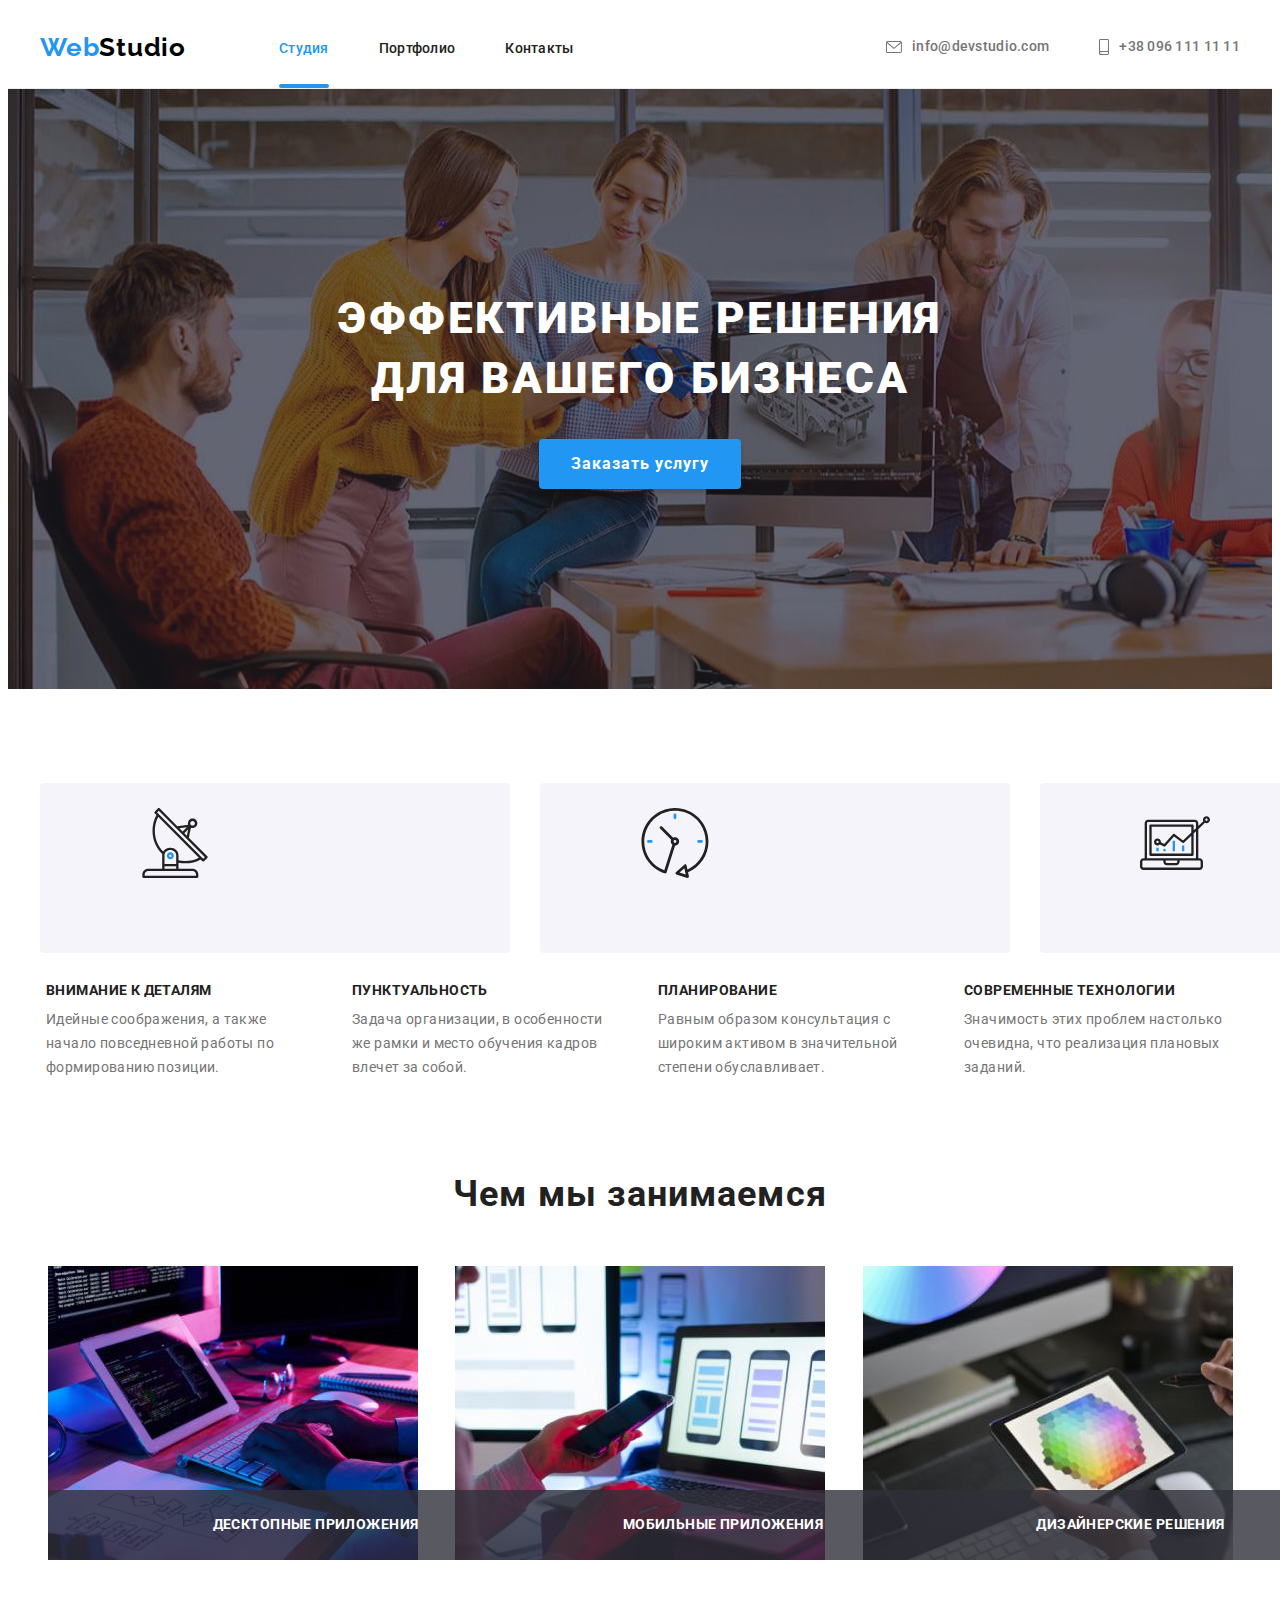
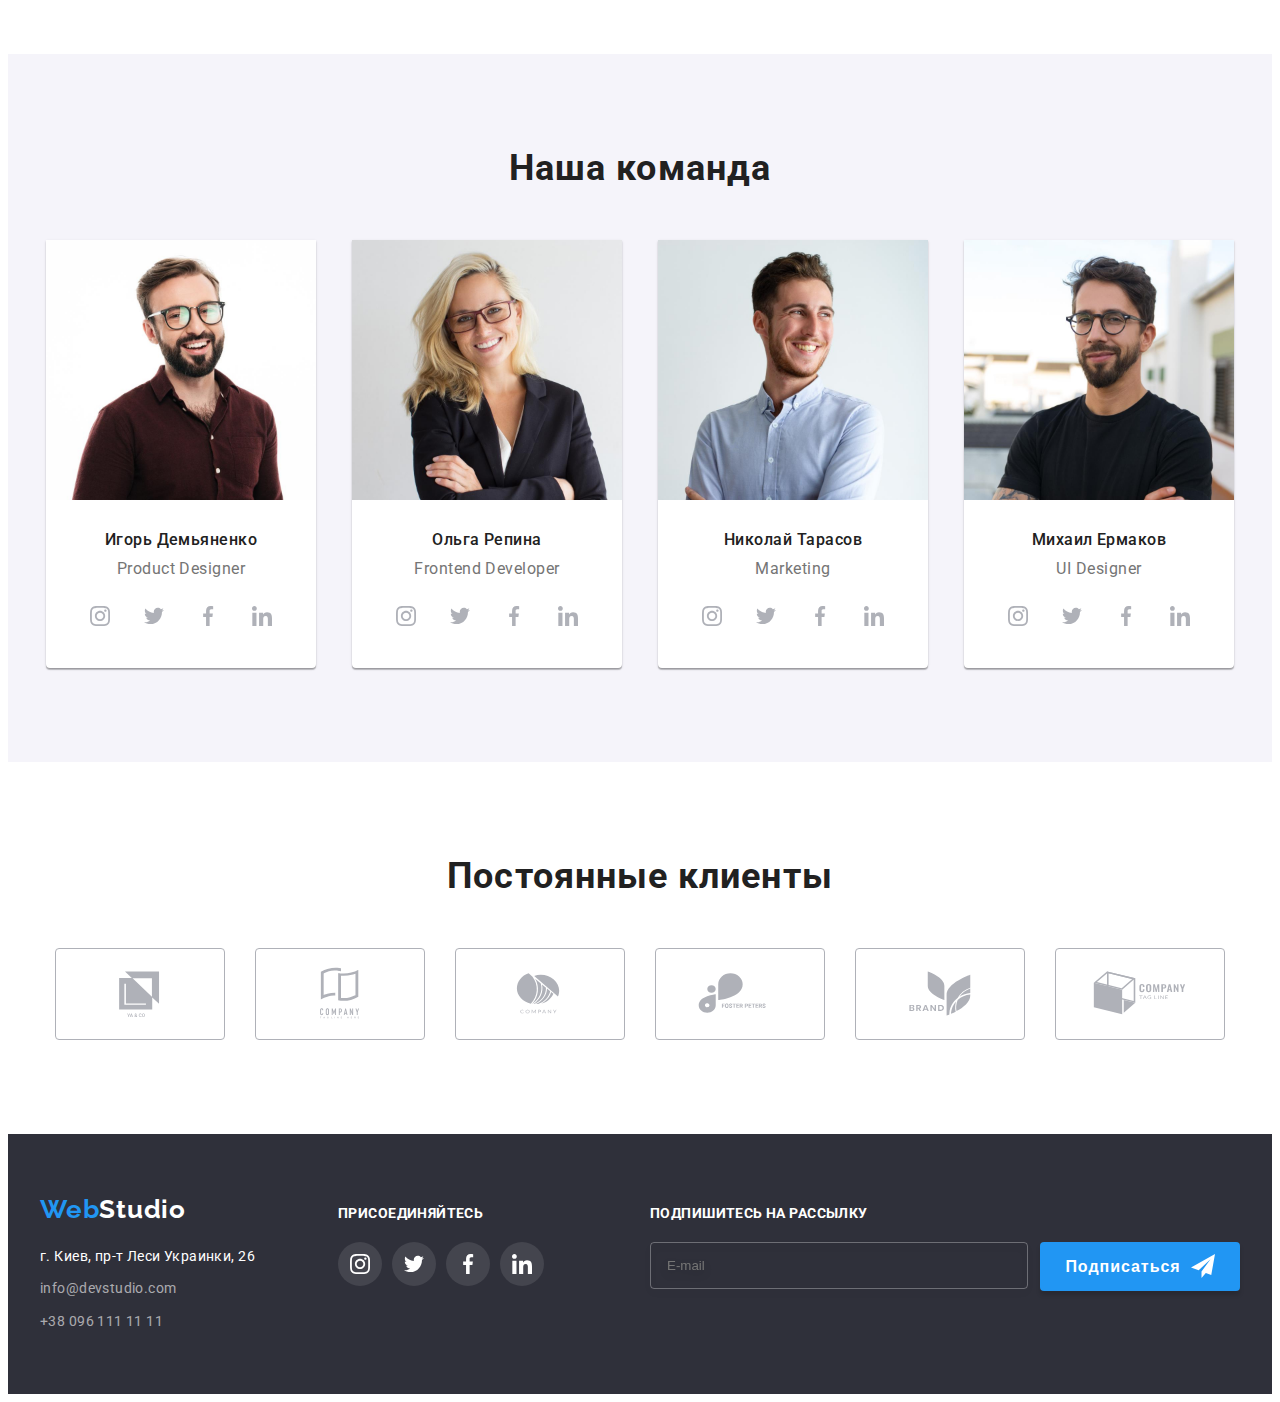
<file: index.html>
<!DOCTYPE html>
<html lang="ru">
  <head>
    <meta charset="UTF-8" />
    <meta http-equiv="X-UA-Compatible" content="IE=edge" />
    <meta name="viewport" content="width=device-width, initial-scale=1.0" />
    <link
      rel="stylesheet"
      href="https://cdnjs.cloudflare.com/ajax/libs/modern-normalize/1.1.0/modern-normalize.min.css"
      integrity="sha512-wpPYUAdjBVSE4KJnH1VR1HeZfpl1ub8YT/NKx4PuQ5NmX2tKuGu6U/JRp5y+Y8XG2tV+wKQpNHVUX03MfMFn9Q=="
      crossorigin="anonymous"
      referrerpolicy="no-referrer"
    />
    <link
      rel="stylesheet"
      href="https://cdnjs.cloudflare.com/ajax/libs/animate.css/4.1.1/animate.min.css"
    />
    <link rel="preconnect" href="https://fonts.googleapis.com" />
    <link rel="preconnect" href="https://fonts.gstatic.com" crossorigin />
    <link
      href="https://fonts.googleapis.com/css2?family=Raleway:wght@700&family=Roboto:wght@400;500;700;900&display=swap"
      rel="stylesheet"
    />
    <link rel="stylesheet" href="./css/styles.css" />
    <title>WebStudio</title>
  </head>

  <body>
    <header class="header">
      <div class="container header-container">
        <div class="header-logo">
          <a href="index.html" class="link logo-dark">
            <span class="web">Web</span>Studio</a
          >
        </div>
        <nav class="header-nav">
          <ul class="menu-list">
            <li class="menu-item">
              <a href="index.html" class="link menu-link current">Студия</a>
            </li>
            <li class="menu-item">
              <a href="portfolio.html" class="link menu-link">Портфолио</a>
            </li>
            <li class="menu-item">
              <a href="" class="link menu-link">Контакты</a>
            </li>
          </ul>
        </nav>
        <ul class="contacts-list">
          <li class="contacts-item">
            <a
              href="mailto:info@devstudio.com"
              class="link header-mail header-mail-link"
            >
              <svg class="header-icon" width="16" height="12">
                <use href="./images/sprite.svg#icon-envelope"></use>
              </svg>
              info@devstudio.com
            </a>
          </li>
          <li class="contacts-item">
            <a href="tel:+380961111111" class="link header-tel header-tel-link">
              <svg class="header-icon" width="10" height="16">
                <use href="./images/sprite.svg#icon-smartphone"></use>
              </svg>
              +38 096 111 11 11
            </a>
          </li>
        </ul>
      </div>
    </header>
    <main>
      <section class="first-section">
        <div class="container hero-section">
          <h1 class="hero-title">
            Эффективные решения
            <br />
            для вашего бизнеса
          </h1>
          <button type="button" class="hero-btn" data-modal-open>
            Заказать услугу
          </button>
        </div>
      </section>
      <section class="second-section">
        <div class="container">
          <h2 class="visually-hidden">Почему стоит выбрать нас</h2>
          <ul class="icons-list">
            <li class="icons-list-item">
              <div class="icons-box">
                <svg class="reasons-icon" width="70" height="70">
                  <use href="./images/sprite.svg#icon-antenna"></use>
                </svg>
              </div>
            </li>
            <li class="icons-list-item">
              <div class="icons-box">
                <svg class="reasons-icon" width="70" height="70">
                  <use href="./images/sprite.svg#icon-clock"></use>
                </svg>
              </div>
            </li>
            <li class="icons-list-item">
              <div class="icons-box">
                <svg class="reasons-icon" width="70" height="70">
                  <use href="./images/sprite.svg#icon-diagram"></use>
                </svg>
              </div>
            </li>
            <li class="icons-list-item">
              <div class="icons-box">
                <svg class="reasons-icon" width="70" height="70">
                  <use href="./images/sprite.svg#icon-astronaut"></use>
                </svg>
              </div>
            </li>
          </ul>
          <ul class="reasons-list">
            <li class="reasons-item">
              <h3 class="reasons-item-title">Внимание к деталям</h3>
              <p class="reasons-item-text">
                Идейные соображения, а также начало повседневной работы по
                формированию позиции.
              </p>
            </li>
            <li class="reasons-item">
              <h3 class="reasons-item-title">Пунктуальность</h3>
              <p class="reasons-item-text">
                Задача организации, в особенности же рамки и место обучения
                кадров влечет за собой.
              </p>
            </li>
            <li class="reasons-item">
              <h3 class="reasons-item-title">Планирование</h3>
              <p class="reasons-item-text">
                Равным образом консультация с широким активом в значительной
                степени обуславливает.
              </p>
            </li>
            <li class="reasons-item">
              <h3 class="reasons-item-title">Современные технологии</h3>
              <p class="reasons-item-text">
                Значимость этих проблем настолько очевидна, что реализация
                плановых заданий.
              </p>
            </li>
          </ul>
        </div>
      </section>
      <section class="third-section">
        <div class="container">
          <h2 class="about-title">Чем мы занимаемся</h2>
          <ul class="about-list">
            <li class="about-list-item">
              <div class="about-list-wrap">
                <img
                  src="images/box-1.jpg"
                  alt="Человек печатает на клавиатуре"
                  width="370"
                  height="294"
                />
                <p class="about-picture-text">Десктопные приложения</p>
              </div>
            </li>
            <li class="about-list-item">
              <div class="about-list-wrap">
                <img
                  src="images/box-2.jpg"
                  alt="Человек держит телефон в руке"
                  width="370"
                  height="294"
                />
                <p class="about-picture-text">Мобильные приложения</p>
              </div>
            </li>
            <li class="about-list-item">
              <div class="about-list-wrap">
                <img
                  src="images/box-3.jpg"
                  alt="Человек держит планшет в руке"
                  width="370"
                  height="294"
                />
                <p class="about-picture-text">Дизайнерские решения</p>
              </div>
            </li>
          </ul>
        </div>
      </section>
      <section class="fourth-section workers-section">
        <div class="container">
          <h2 class="workers-title">Наша команда</h2>
          <ul class="workers-list">
            <li class="workers-item">
              <img
                src="images/img-1.jpg"
                alt="Фото Игоря Демьяненко"
                width="270"
                height="260"
              />
              <div class="workers-item-description">
                <h3 class="workers-item-title">Игорь Демьяненко</h3>
                <p lang="en" class="workers-item-text">Product Designer</p>
                <ul class="social-list workers-social">
                  <li class="social-item">
                    <a href="" class="social-link">
                      <svg class="social-icon" width="20" height="20">
                        <use href="./images/sprite.svg#icon-instagram"></use>
                      </svg>
                    </a>
                  </li>
                  <li class="social-item">
                    <a href="" class="social-link">
                      <svg class="social-icon" width="20" height="20">
                        <use href="./images/sprite.svg#icon-twitter"></use>
                      </svg>
                    </a>
                  </li>
                  <li class="social-item">
                    <a href="" class="social-link">
                      <svg class="social-icon" width="20" height="20">
                        <use href="./images/sprite.svg#icon-facebook"></use>
                      </svg>
                    </a>
                  </li>
                  <li class="social-item">
                    <a href="" class="social-link">
                      <svg class="social-icon" width="20" height="20">
                        <use href="./images/sprite.svg#icon-linkedin"></use>
                      </svg>
                    </a>
                  </li>
                </ul>
              </div>
            </li>
            <li class="workers-item">
              <img
                src="images/img-2.jpg"
                alt="Фото Ольги Репиной"
                width="270"
                height="260"
              />
              <div class="workers-item-description">
                <h3 class="workers-item-title">Ольга Репина</h3>
                <p lang="en" class="workers-item-text">Frontend Developer</p>
                <ul class="social-list workers-social">
                  <li class="social-item">
                    <a href="" class="social-link">
                      <svg class="social-icon" width="20" height="20">
                        <use href="./images/sprite.svg#icon-instagram"></use>
                      </svg>
                    </a>
                  </li>
                  <li class="social-item">
                    <a href="" class="social-link">
                      <svg class="social-icon" width="20" height="20">
                        <use href="./images/sprite.svg#icon-twitter"></use>
                      </svg>
                    </a>
                  </li>
                  <li class="social-item">
                    <a href="" class="social-link">
                      <svg class="social-icon" width="20" height="20">
                        <use href="./images/sprite.svg#icon-facebook"></use>
                      </svg>
                    </a>
                  </li>
                  <li class="social-item">
                    <a href="" class="social-link">
                      <svg class="social-icon" width="20" height="20">
                        <use href="./images/sprite.svg#icon-linkedin"></use>
                      </svg>
                    </a>
                  </li>
                </ul>
              </div>
            </li>
            <li class="workers-item">
              <img
                src="images/img-3.jpg"
                alt="Фото Николая Тарасова"
                width="270"
                height="260"
              />
              <div class="workers-item-description">
                <h3 class="workers-item-title">Николай Тарасов</h3>
                <p lang="en" class="workers-item-text">Marketing</p>
                <ul class="social-list workers-social">
                  <li class="social-item">
                    <a href="" class="social-link">
                      <svg class="social-icon" width="20" height="20">
                        <use href="./images/sprite.svg#icon-instagram"></use>
                      </svg>
                    </a>
                  </li>
                  <li class="social-item">
                    <a href="" class="social-link">
                      <svg class="social-icon" width="20" height="20">
                        <use href="./images/sprite.svg#icon-twitter"></use>
                      </svg>
                    </a>
                  </li>
                  <li class="social-item">
                    <a href="" class="social-link">
                      <svg class="social-icon" width="20" height="20">
                        <use href="./images/sprite.svg#icon-facebook"></use>
                      </svg>
                    </a>
                  </li>
                  <li class="social-item">
                    <a href="" class="social-link">
                      <svg class="social-icon" width="20" height="20">
                        <use href="./images/sprite.svg#icon-linkedin"></use>
                      </svg>
                    </a>
                  </li>
                </ul>
              </div>
            </li>
            <li class="workers-item">
              <img
                src="images/img-4.jpg"
                alt="Фото Михаила Ермакова"
                width="270"
                height="260"
              />
              <div class="workers-item-description">
                <h3 class="workers-item-title">Михаил Ермаков</h3>
                <p lang="en" class="workers-item-text">UI Designer</p>
                <ul class="social-list workers-social">
                  <li class="social-item">
                    <a href="" class="social-link">
                      <svg class="social-icon" width="20" height="20">
                        <use href="./images/sprite.svg#icon-instagram"></use>
                      </svg>
                    </a>
                  </li>
                  <li class="social-item">
                    <a href="" class="social-link">
                      <svg class="social-icon" width="20" height="20">
                        <use href="./images/sprite.svg#icon-twitter"></use>
                      </svg>
                    </a>
                  </li>
                  <li class="social-item">
                    <a href="" class="social-link">
                      <svg class="social-icon" width="20" height="20">
                        <use href="./images/sprite.svg#icon-facebook"></use>
                      </svg>
                    </a>
                  </li>
                  <li class="social-item">
                    <a href="" class="social-link">
                      <svg class="social-icon" width="20" height="20">
                        <use href="./images/sprite.svg#icon-linkedin"></use>
                      </svg>
                    </a>
                  </li>
                </ul>
              </div>
            </li>
          </ul>
        </div>
      </section>
      <section class="fifth-section">
        <div class="container">
          <h2 class="clients-title">Постоянные клиенты</h2>
          <ul class="clients-list">
            <li class="clients-item">
              <a href="" class="clients-link">
                <svg class="clients-icon" width="106" height="60">
                  <use href="./images/sprite.svg#icon-logo-ya-co"></use>
                </svg>
              </a>
            </li>
            <li class="clients-item">
              <a href="" class="clients-link">
                <svg class="clients-icon" width="106" height="60">
                  <use href="./images/sprite.svg#icon-logo-tagline-here"></use>
                </svg>
              </a>
            </li>
            <li class="clients-item">
              <a href="" class="clients-link">
                <svg class="clients-icon" width="106" height="60">
                  <use href="./images/sprite.svg#icon-logo-company"></use>
                </svg>
              </a>
            </li>
            <li class="clients-item">
              <a href="" class="clients-link">
                <svg class="clients-icon" width="106" height="60">
                  <use href="./images/sprite.svg#icon-logo-foster-peters"></use>
                </svg>
              </a>
            </li>
            <li class="clients-item">
              <a href="" class="clients-link">
                <svg class="clients-icon" width="106" height="60">
                  <use href="./images/sprite.svg#icon-logo-brand"></use>
                </svg>
              </a>
            </li>
            <li class="clients-item">
              <a href="" class="clients-link">
                <svg class="clients-icon" width="106" height="60">
                  <use href="./images/sprite.svg#icon-logo-tagline"></use>
                </svg>
              </a>
            </li>
          </ul>
        </div>
      </section>
    </main>
    <footer class="footer">
      <div class="container">
        <div class="footer-container">
          <div class="footer-box footer-contacts">
            <div class="footer-logo">
              <a href="index.html" class="link logo-light">
                <span class="web">Web</span>Studio</a
              >
            </div>
            <address class="contacts-adress">
              <a
                href="https://goo.gl/maps/1FZgf9AXrZL42kgU6"
                target="_blank"
                rel="noopener noreferrer"
                class="link address"
              >
                г. Киев, пр-т Леси Украинки, 26
              </a>
            </address>
            <ul>
              <li class="contacts-list-item">
                <a href="mailto:info@devstudio.com" class="link footer-mail"
                  >info@devstudio.com</a
                >
              </li>
              <li class="contacts-list-item">
                <a href="tel:+380961111111" class="link footer-tel"
                  >+38 096 111 11 11</a
                >
              </li>
            </ul>
          </div>
          <div class="footer-box footer-socials">
            <h2 class="connect-title">присоединяйтесь</h2>
            <ul class="connect-list">
              <li class="connect-item">
                <a href="" class="connect-link">
                  <svg class="connect-icon" width="20" height="20">
                    <use href="./images/sprite.svg#icon-instagram"></use>
                  </svg>
                </a>
              </li>
              <li class="connect-item">
                <a href="" class="connect-link">
                  <svg class="connect-icon" width="20" height="20">
                    <use href="./images/sprite.svg#icon-twitter"></use>
                  </svg>
                </a>
              </li>
              <li class="connect-item">
                <a href="" class="connect-link">
                  <svg class="connect-icon" width="20" height="20">
                    <use href="./images/sprite.svg#icon-facebook"></use>
                  </svg>
                </a>
              </li>
              <li class="connect-item">
                <a href="" class="connect-link">
                  <svg class="connect-icon" width="20" height="20">
                    <use href="./images/sprite.svg#icon-linkedin"></use>
                  </svg>
                </a>
              </li>
            </ul>
          </div>
          <div class="sign-box">
            <p class="sign-title">Подпишитесь на рассылку</p>
            <form action="#" class="sign-form">
              <label>
                <input
                  type="email"
                  name="email"
                  placeholder="E-mail"
                  class="sign-input"
                />
              </label>
              <button type="submit" class="sign-button">
                Подписаться
                <svg class="sign-icon" width="24" height="24">
                  <use href="./images/icons.svg#icon-send"></use>
                </svg>
              </button>
            </form>
          </div>
        </div>
      </div>
    </footer>
    <div class="backdrop is-hidden" data-modal>
      <div class="modal">
        <button type="button" class="modal-btn" data-modal-close>
          <svg class="modal-close-icon" width="18" height="18">
            <use href="./images/sprite.svg#icon-modal-close"></use>
          </svg>
        </button>
        <form action="#" class="modal-form">
          <p class="modal-form-title">
            Оставьте свои данные, мы вам перезвоним
          </p>
          <label class="modal-form-label"
            >Имя
            <span class="modal-form-wrapper">
              <input
                type="text"
                class="modal-form-input"
                name="user-name"
                minlength="2"
                pattern="[a-zA-Zа-яёА-ЯЁ]+"
                title="Имя должно содержать символы кириллицы или латиницы"
                required
              />
              <svg class="modal-form-icon" width="18" height="18">
                <use href="./images/icons.svg#icon-user"></use>
              </svg>
            </span>
          </label>
          <label class="modal-form-label"
            >Телефон
            <span class="modal-form-wrapper">
              <input
                type="tel"
                class="modal-form-input"
                name="user-tel"
                title="XXX-XXX-XX-XX"
                pattern="[0-9]{3}-[0-9]{3}-[0-9]{2}-[0-9]{2}"
              />
              <svg class="modal-form-icon" width="18" height="18">
                <use href="./images/icons.svg#icon-phone"></use>
              </svg>
            </span>
          </label>
          <label class="modal-form-label"
            >Почта
            <span class="modal-form-wrapper">
              <input type="email" class="modal-form-input" name="user-mail" />
              <svg class="modal-form-icon" width="18" height="18">
                <use href="./images/icons.svg#icon-mail"></use>
              </svg>
            </span>
          </label>
          <label class="modal-form-label"
            >Комментарий<textarea
              class="modal-form-message"
              name="user-message"
              placeholder="Введите текст"
            ></textarea>
          </label>
          <label class="modal-form-checkbox-label">
            <input
              type="checkbox"
              class="modal-form-checkbox visually-hidden"
              name="accept-policy"
            />
            <span class="modal-form-checkbox-icon"></span>
            Соглашаюсь с рассылкой и принимаю&nbsp;
            <a href="#" class="modal-form-link">Условия договора</a>
          </label>
          <button class="modal-form-btn" type="submit">Отправить</button>
        </form>
      </div>
    </div>
    <script src="./js/modal.js"></script>
  </body>
</html>
</file>
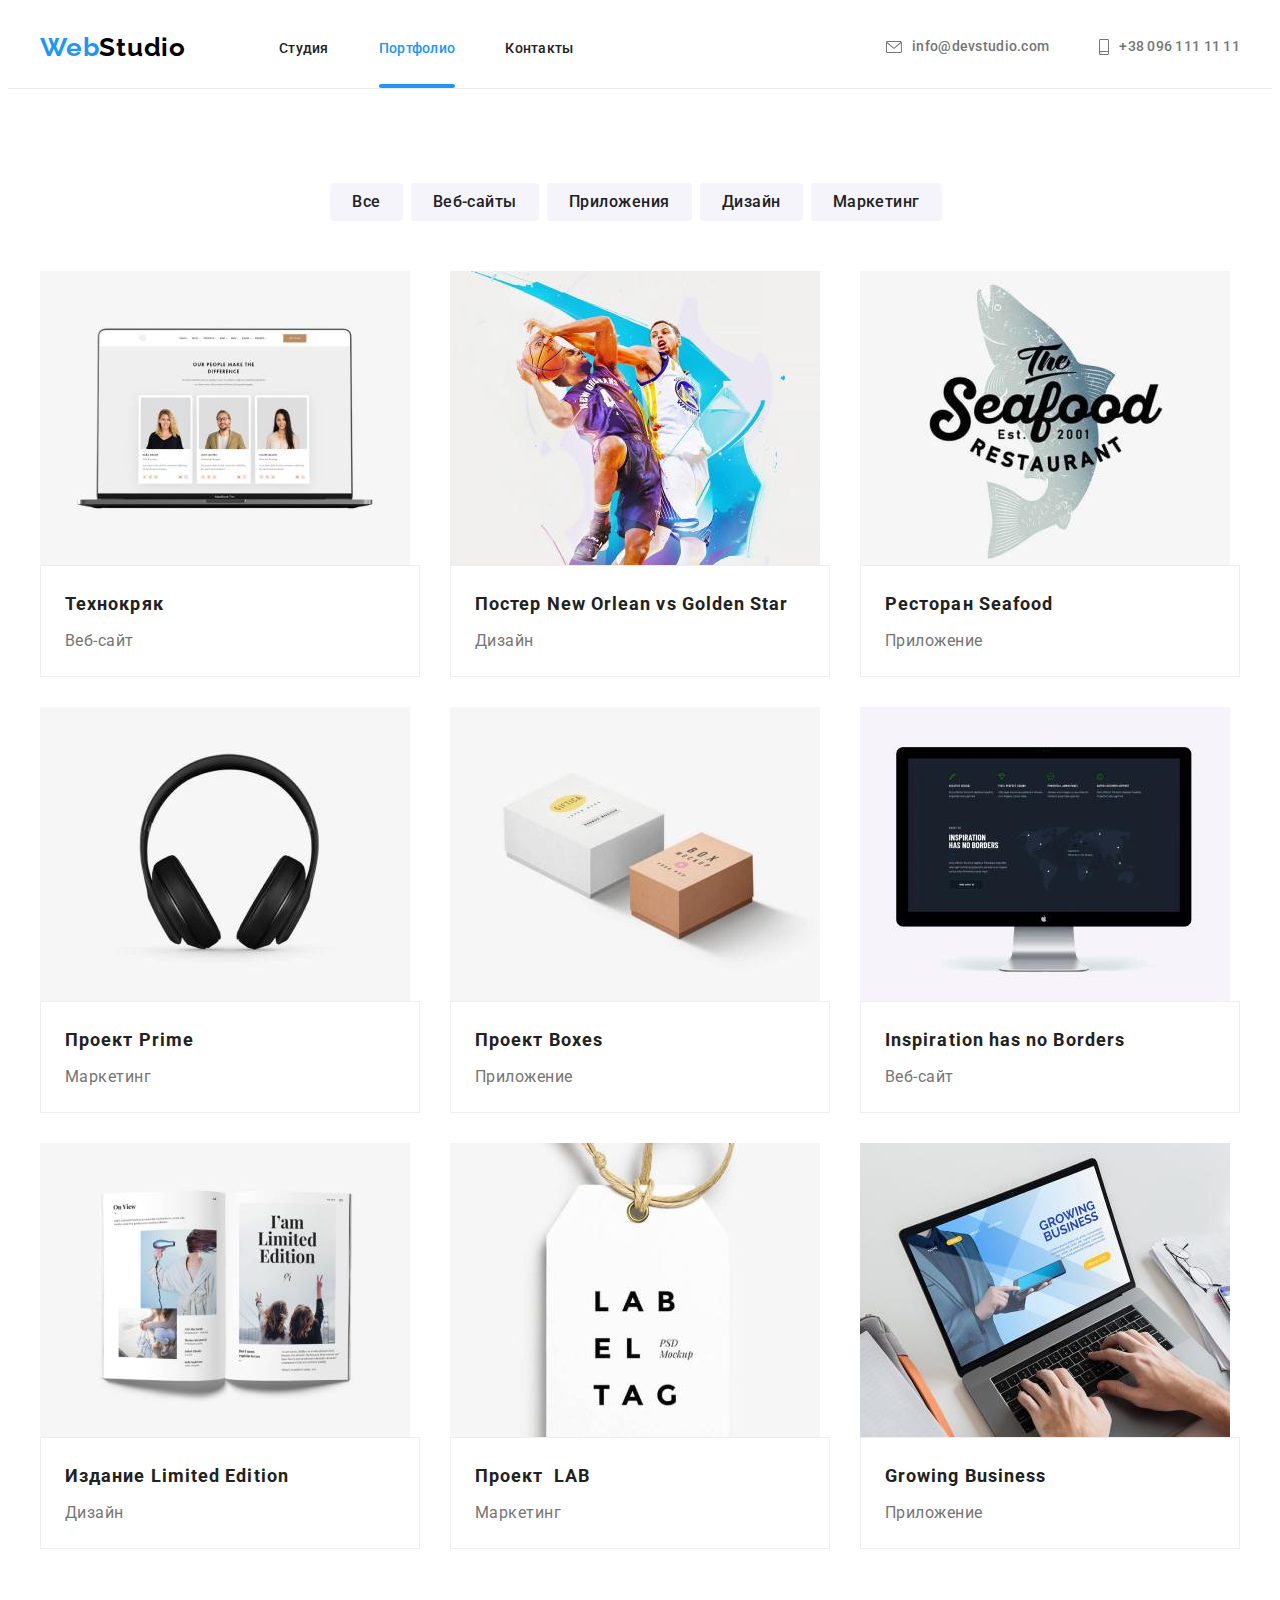
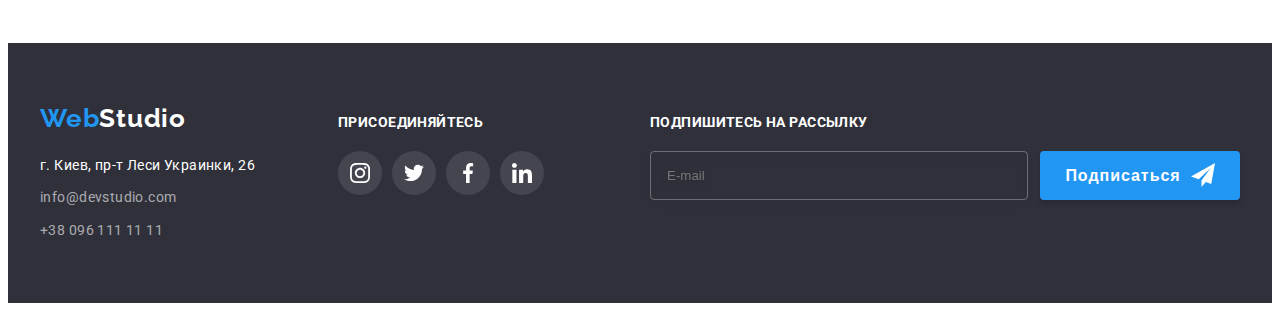
<file: portfolio.html>
<!DOCTYPE html>
<html lang="ru">
  <head>
    <meta charset="UTF-8" />
    <meta http-equiv="X-UA-Compatible" content="IE=edge" />
    <meta name="viewport" content="width=device-width, initial-scale=1.0" />
    <link
      rel="stylesheet"
      href="https://cdnjs.cloudflare.com/ajax/libs/modern-normalize/1.1.0/modern-normalize.min.css"
      integrity="sha512-wpPYUAdjBVSE4KJnH1VR1HeZfpl1ub8YT/NKx4PuQ5NmX2tKuGu6U/JRp5y+Y8XG2tV+wKQpNHVUX03MfMFn9Q=="
      crossorigin="anonymous"
      referrerpolicy="no-referrer"
    />
    <link
      rel="stylesheet"
      href="https://cdnjs.cloudflare.com/ajax/libs/animate.css/4.1.1/animate.min.css"
    />

    <link rel="preconnect" href="https://fonts.googleapis.com" />
    <link rel="preconnect" href="https://fonts.gstatic.com" crossorigin />
    <link
      href="https://fonts.googleapis.com/css2?family=Raleway:wght@700&family=Roboto:wght@400;500;700;900&display=swap"
      rel="stylesheet"
    />
    <link rel="stylesheet" href="./css/styles.css" />
    <title>Портфолио</title>
  </head>
  <body>
    <header class="header">
      <div class="container header-container">
        <div class="header-logo">
          <a href="index.html" class="link logo-dark">
            <span class="web">Web</span>Studio</a
          >
        </div>
        <nav class="header-nav">
          <ul class="menu-list">
            <li class="menu-item">
              <a href="index.html" class="link menu-link">Студия</a>
            </li>
            <li class="menu-item">
              <a href="portfolio.html" class="link menu-link current"
                >Портфолио</a
              >
            </li>
            <li class="menu-item">
              <a href="" class="link menu-link">Контакты</a>
            </li>
          </ul>
        </nav>
        <ul class="contacts-list">
          <li class="contacts-item">
            <a
              href="mailto:info@devstudio.com"
              class="link header-mail header-mail-link"
            >
              <svg class="header-icon" width="16" height="12">
                <use href="./images/sprite.svg#icon-envelope"></use>
              </svg>
              info@devstudio.com
            </a>
          </li>
          <li class="contacts-item">
            <a href="tel:+380961111111" class="link header-tel header-tel-link">
              <svg class="header-icon" width="10" height="16">
                <use href="./images/sprite.svg#icon-smartphone"></use>
              </svg>
              +38 096 111 11 11
            </a>
          </li>
        </ul>
      </div>
    </header>
    <main>
      <section class="portfolio-section">
        <div class="container">
          <h1 class="visually-hidden">Портфолио</h1>
          <ul class="filters-list">
            <li>
              <button type="button" class="filters-btn">Все</button>
            </li>
            <li>
              <button type="button" class="filters-btn">Веб-сайты</button>
            </li>
            <li>
              <button type="button" class="filters-btn">Приложения</button>
            </li>
            <li>
              <button type="button" class="filters-btn">Дизайн</button>
            </li>
            <li>
              <button type="button" class="filters-btn">Маркетинг</button>
            </li>
          </ul>
          <h2 class="visually-hidden">Примеры работ</h2>
          <ul class="work-examples-list">
            <li class="work-examples-item">
              <div class="work-examples-wrap">
                <a href="" class="link work-examples-link">
                  <div class="work-examples-box">
                    <img
                      src="images/web-site-logo.jpg"
                      alt="Логотип сайта Технокряк"
                      width="370"
                      height="294"
                    />
                    <p class="work-examples-picture-text">
                      Технокряк это современная площадка распространения
                      коронавируса. Компании используют эту платформу для
                      цифрового шпионажа и атак на защищённые сервера
                      конкурентов.
                    </p>
                  </div>
                  <div class="work-examples-description">
                    <h3 class="work-examples-title">Технокряк</h3>
                    <p class="work-examples-text">Веб-сайт</p>
                  </div>
                </a>
              </div>
            </li>
            <li class="work-examples-item">
              <div class="work-examples-wrap">
                <a href="" class="link work-examples-link">
                  <div class="work-examples-box">
                    <img
                      src="images/poster.jpg"
                      alt="Изображение постера New Orlean vs Golden Star"
                      width="370"
                      height="294"
                    />
                    <p class="work-examples-picture-text">
                      Технокряк это современная площадка распространения
                      коронавируса. Компании используют эту платформу для
                      цифрового шпионажа и атак на защищённые сервера
                      конкурентов.
                    </p>
                  </div>
                  <div class="work-examples-description">
                    <h3 class="work-examples-title">
                      Постер
                      <span lang="en">New Orlean vs Golden Star</span>
                    </h3>
                    <p class="work-examples-text">Дизайн</p>
                  </div>
                </a>
              </div>
            </li>
            <li class="work-examples-item">
              <div class="work-examples-wrap">
                <a href="" class="link work-examples-link">
                  <div class="work-examples-box">
                    <img
                      src="images/seafood-logo.jpg"
                      alt="Логотип ресторана Seafood"
                      width="370"
                      height="294"
                    />
                    <p class="work-examples-picture-text">
                      Технокряк это современная площадка распространения
                      коронавируса. Компании используют эту платформу для
                      цифрового шпионажа и атак на защищённые сервера
                      конкурентов.
                    </p>
                  </div>
                  <div class="work-examples-description">
                    <h3 class="work-examples-title">
                      Ресторан
                      <span lang="en">Seafood</span>
                    </h3>
                    <p class="work-examples-text">Приложение</p>
                  </div>
                </a>
              </div>
            </li>
            <li class="work-examples-item work-examples-link">
              <div class="work-examples-wrap">
                <a href="" class="link">
                  <div class="work-examples-box">
                    <img
                      src="images/prime-logo.jpg"
                      alt="Логотип проекта Prime"
                      width="370"
                      height="294"
                    />
                    <p class="work-examples-picture-text">
                      Технокряк это современная площадка распространения
                      коронавируса. Компании используют эту платформу для
                      цифрового шпионажа и атак на защищённые сервера
                      конкурентов.
                    </p>
                  </div>
                  <div class="work-examples-description">
                    <h3 class="work-examples-title">
                      Проект
                      <span lang="en">Prime</span>
                    </h3>
                    <p class="work-examples-text">Маркетинг</p>
                  </div>
                </a>
              </div>
            </li>
            <li class="work-examples-item">
              <div class="work-examples-wrap">
                <a href="" class="link work-examples-link">
                  <div class="work-examples-box">
                    <img
                      src="images/boxes-logo.jpg"
                      alt="Логотип приложения Boxes"
                      width="370"
                      height="294"
                    />
                    <p class="work-examples-picture-text">
                      Технокряк это современная площадка распространения
                      коронавируса. Компании используют эту платформу для
                      цифрового шпионажа и атак на защищённые сервера
                      конкурентов.
                    </p>
                  </div>
                  <div class="work-examples-description">
                    <h3 class="work-examples-title">
                      Проект
                      <span lang="en">Boxes</span>
                    </h3>
                    <p class="work-examples-text">Приложение</p>
                  </div>
                </a>
              </div>
            </li>
            <li class="work-examples-item">
              <div class="work-examples-wrap">
                <a href="" class="link work-examples-link">
                  <div class="work-examples-box">
                    <img
                      src="images/inspiration-has-no-borders-logo.jpg"
                      alt="Логотип сайта Inspiration has no Borders"
                      width="370"
                      height="294"
                    />
                    <p class="work-examples-picture-text">
                      Технокряк это современная площадка распространения
                      коронавируса. Компании используют эту платформу для
                      цифрового шпионажа и атак на защищённые сервера
                      конкурентов.
                    </p>
                  </div>
                  <div class="work-examples-description">
                    <h3 class="work-examples-title" lang="en">
                      Inspiration has no Borders
                    </h3>
                    <p class="work-examples-text">Веб-сайт</p>
                  </div>
                </a>
              </div>
            </li>
            <li class="work-examples-item">
              <div class="work-examples-wrap">
                <a href="" class="link work-examples-link">
                  <div class="work-examples-box">
                    <img
                      src="images/limited-edition-logo.jpg"
                      alt="Изображение разворота издания Limited Edition"
                      width="370"
                      height="294"
                    />
                    <p class="work-examples-picture-text">
                      Технокряк это современная площадка распространения
                      коронавируса. Компании используют эту платформу для
                      цифрового шпионажа и атак на защищённые сервера
                      конкурентов.
                    </p>
                  </div>
                  <div class="work-examples-description">
                    <h3 class="work-examples-title">
                      Издание
                      <span lang="en">Limited Edition</span>
                    </h3>
                    <p class="work-examples-text">Дизайн</p>
                  </div>
                </a>
              </div>
            </li>
            <li class="work-examples-item">
              <div class="work-examples-wrap">
                <a href="" class="link work-examples-link">
                  <div class="work-examples-box">
                    <img
                      src="images/lab-logo.jpg"
                      alt="Логотип проекта LAB"
                      width="370"
                      height="294"
                    />
                    <p class="work-examples-picture-text">
                      Технокряк это современная площадка распространения
                      коронавируса. Компании используют эту платформу для
                      цифрового шпионажа и атак на защищённые сервера
                      конкурентов.
                    </p>
                  </div>
                  <div class="work-examples-description">
                    <h3 class="work-examples-title">
                      Проект
                      <span lang="en">&nbsp;LAB</span>
                    </h3>
                    <p class="work-examples-text">Маркетинг</p>
                  </div>
                </a>
              </div>
            </li>
            <li class="work-examples-item">
              <div class="work-examples-wrap">
                <a href="" class="link work-examples-link">
                  <div class="work-examples-box">
                    <img
                      src="images/growing-business-logo.jpg"
                      alt="Логотип приложения Growing Business"
                      width="370"
                      height="294"
                    />
                    <p class="work-examples-picture-text">
                      Технокряк это современная площадка распространения
                      коронавируса. Компании используют эту платформу для
                      цифрового шпионажа и атак на защищённые сервера
                      конкурентов.
                    </p>
                  </div>
                  <div class="work-examples-description">
                    <h3 class="work-examples-title" lang="en">
                      Growing Business
                    </h3>
                    <p class="work-examples-text">Приложение</p>
                  </div>
                </a>
              </div>
            </li>
          </ul>
        </div>
      </section>
    </main>
    <footer class="footer">
      <div class="container">
        <div class="footer-container">
          <div class="footer-box footer-contacts">
            <div class="footer-logo">
              <a href="index.html" class="link logo-light">
                <span class="web">Web</span>Studio</a
              >
            </div>
            <address class="contacts-adress">
              <a
                href="https://goo.gl/maps/1FZgf9AXrZL42kgU6"
                target="_blank"
                rel="noopener noreferrer"
                class="link address"
              >
                г. Киев, пр-т Леси Украинки, 26
              </a>
            </address>
            <ul>
              <li class="contacts-list-item">
                <a href="mailto:info@devstudio.com" class="link footer-mail"
                  >info@devstudio.com</a
                >
              </li>
              <li class="contacts-list-item">
                <a href="tel:+380961111111" class="link footer-tel"
                  >+38 096 111 11 11</a
                >
              </li>
            </ul>
          </div>
          <div class="footer-box footer-socials">
            <h2 class="connect-title">присоединяйтесь</h2>
            <ul class="connect-list">
              <li class="connect-item">
                <a href="" class="connect-link">
                  <svg class="connect-icon" width="20" height="20">
                    <use href="./images/sprite.svg#icon-instagram"></use>
                  </svg>
                </a>
              </li>
              <li class="connect-item">
                <a href="" class="connect-link">
                  <svg class="connect-icon" width="20" height="20">
                    <use href="./images/sprite.svg#icon-twitter"></use>
                  </svg>
                </a>
              </li>
              <li class="connect-item">
                <a href="" class="connect-link">
                  <svg class="connect-icon" width="20" height="20">
                    <use href="./images/sprite.svg#icon-facebook"></use>
                  </svg>
                </a>
              </li>
              <li class="connect-item">
                <a href="" class="connect-link">
                  <svg class="connect-icon" width="20" height="20">
                    <use href="./images/sprite.svg#icon-linkedin"></use>
                  </svg>
                </a>
              </li>
            </ul>
          </div>
          <div class="sign-box">
            <p class="sign-title">Подпишитесь на рассылку</p>
            <form action="#" class="sign-form">
              <input
                type="email"
                name="email"
                placeholder="E-mail"
                class="sign-input"
              />
              <button type="submit" class="sign-button">
                Подписаться
                <svg class="sign-icon" width="24" height="24">
                  <use href="./images/icons.svg#icon-send"></use>
                </svg>
              </button>
            </form>
          </div>
        </div>
      </div>
    </footer>
  </body>
</html>
</file>
<file: css/styles.css>
:root {
  --header-color: #212121;
  --primary-title-color: #ffffff;
  --secondary-title-color: #212121;
  --primary-text-color: #757575;
  --accent-color: #2196f3;
  --hero-backgrond: #2f303a;
  --footer-background: #2f303a;
  --cubic: cubic-bezier(0.4, 0, 0.2, 1);
}
p,
h1,
h2,
h3,
h4,
h5,
h6 {
  margin: 0;
}

ul {
  margin: 0;
  padding: 0;
  list-style: none;
}

img {
  display: block;
}

button {
  cursor: pointer;
}

body {
  font-family: "Roboto", sans-serif;
}

.container {
  width: 1200px;
  padding-left: 15px;
  padding-right: 15px;
  margin: 0 auto;
}

.link {
  text-decoration: none;
}

.web {
  width: 145px;
  height: 31px;
  left: 215px;
  top: 24px;
  font-family: Raleway;
  font-weight: 700;
  font-size: 26px;
  line-height: 1.19;
  letter-spacing: 0.03em;
  color: var(--accent-color);
}

.logo-dark {
  width: 145px;
  height: 31px;
  left: 215px;
  top: 24px;
  font-family: Raleway;
  font-weight: 700;
  font-size: 26px;
  line-height: 1.19;
  letter-spacing: 0.03em;
  color: #000000;
}

.logo-light {
  width: 145px;
  height: 31px;
  left: 215px;
  top: 2157px;
  font-family: Raleway;
  font-weight: 700;
  font-size: 26px;
  line-height: 1.19;
  letter-spacing: 0.03em;
  color: #ffffff;
}

.visually-hidden {
  position: absolute;
  white-space: nowrap;
  width: 1px;
  height: 1px;
  overflow: hidden;
  border: 0;
  padding: 0;
  clip: rect(0 0 0 0);
  clip-path: inset(50%);
  margin: -1px;
}

/* --------------------------------------------------------HEADER------------------------------------------------------- */
.header {
  padding-top: 24px;
  padding-bottom: 25px;
  display: flex;
  align-items: center;
  border-bottom: 1px solid #ececec;
}

.header-container {
  display: flex;
  align-items: center;
}

.header-nav {
  align-items: center;
}

.header-logo {
  margin-right: 93px;
}

.menu-list {
  display: flex;
}

.menu-item:not(:last-child) {
  margin-right: 50px;
}

.menu-link {
  font-weight: 500;
  font-size: 14px;
  line-height: 1.14;
  letter-spacing: 0.02em;
  color: var(--header-color);
  transition: color 250ms var(--cubic);
  position: relative;
}
.current {
  color: var(--accent-color);
}

.menu-link.current::after {
  content: "";
  width: 100%;
  position: absolute;
  height: 4px;
  background-color: var(--accent-color);
  border-radius: 2px;
  bottom: -32px;
  display: block;
}

.menu-link:hover,
.menu-link:focus {
  color: var(--accent-color);
}

.header-icon {
  margin-right: 10px;
  fill: #757575;
}

.contacts-list {
  display: flex;
  margin-left: auto;
  fill: var(--accent-color);
  align-items: center;
}

.contacts-item:not(:last-child) {
  margin-right: 50px;
}

.header-tel {
  font-weight: 500;
  font-size: 14px;
  line-height: 1.14;
  letter-spacing: 0.02em;
  color: var(--primary-text-color);
  transition: color 250ms var(--cubic);
}

.header-tel-link {
  width: 100%;
  height: 100%;
  display: flex;
  align-items: center;
  justify-content: center;
}

.header-tel:hover,
.header-tel:focus {
  color: var(--accent-color);
}

.header-tel:hover .header-icon,
.header-tel:focus .header-icon {
  fill: var(--accent-color);
}

.header-mail {
  font-weight: 500;
  font-size: 14px;
  line-height: 1.14;
  letter-spacing: 0.02em;
  color: var(--primary-text-color);
  transition: color 250ms var(--cubic);
}

.header-mail-link {
  width: 100%;
  height: 100%;
  display: flex;
  align-items: center;
  justify-content: center;
}

.header-mail:hover,
.header-mail:focus {
  color: var(--accent-color);
}

.header-mail:hover .header-icon,
.header-mail:focus .header-icon {
  fill: var(--accent-color);
}

/* ---------------------------------------------------- END HEADER ----------------------------------------------------- */

/* ------------------------------------------- HERO ------------------------------------------------------ */
.first-section {
  background-color: #212121;
  background-image: linear-gradient(
      rgba(47, 48, 58, 0.4),
      rgba(47, 48, 58, 0.4)
    ),
    url(../images/bg-img.jpg);
  background-repeat: no-repeat;
  background-size: cover;
}

.hero-section {
  width: 1200px;
  padding-top: 200px;
  padding-bottom: 200px;
}

.hero-section .hero-title {
  font-weight: 900;
  font-size: 44px;
  line-height: 1.36;
  letter-spacing: 0.06em;
  text-transform: uppercase;
  color: var(--primary-title-color);
  margin-bottom: 30px;
  text-align: center;
}

.hero-btn {
  font-family: inherit;
  font-weight: 700;
  font-size: 16px;
  line-height: 1.87;
  letter-spacing: 0.06em;
  color: #ffffff;
  background: var(--accent-color);
  box-shadow: 0px 4px 4px rgba(0, 0, 0, 0.15);
  border-radius: 4px;
  border: 1px;
  min-width: 200px;
  display: block;
  padding: 10px 32px;
  margin: 0 auto;
  transition: background-color 250ms var(--cubic);
}

.hero-btn:hover,
.hero-btn:focus {
  background-color: #188ce8;
  box-shadow: 0px 4px 4px rgba(0, 0, 0, 0.15);
  border-radius: 4px;
}

/* ----------------------------------------- END HERO ---------------------------------------- */

/* ---------------------------------------------REASONS----------------------------------------- */

.second-section {
  padding-top: 94px;
  padding-bottom: 94px;
}

.icons-list {
  display: flex;
}

.icons-box {
  background-color: #f5f4fa;
  border-radius: 4px;
  width: 270px;
  height: 120px;
  margin-bottom: 30px;
  padding: 25px 100px;
}

.icons-list-item:not(:last-child) {
  margin-right: 30px;
}

.reasons-list {
  display: flex;
  justify-content: space-evenly;
  align-items: flex-start;
}

.reasons-item {
  width: 270px;
}

.reasons-item:not(:last-child) {
  margin-right: 30px;
}

.reasons-item-title {
  font-size: 14px;
  line-height: 1.14;
  letter-spacing: 0.03em;
  text-transform: uppercase;
  color: var(--secondary-title-color);
  margin-bottom: 10px;
}

.reasons-item-text {
  font-size: 14px;
  line-height: 1.71;
  letter-spacing: 0.03em;
  color: var(--primary-text-color);
}

/* -----------------------------------------END REASONS---------------------------------------- */

/* --------------------------------------------------ABOUT US----------------------------------------------- */

.third-section {
  padding-bottom: 94px;
}

.about-title {
  font-size: 36px;
  line-height: 1.16;
  text-align: center;
  letter-spacing: 0.03em;
  color: var(--secondary-title-color);
  margin-bottom: 50px;
}

.about-list {
  display: flex;
  justify-content: space-evenly;
}

.about-list-item:not(:last-child) {
  margin-right: 30px;
}

.about-list-item:hover .about-picture-text {
  transform: translateY(0);
}
.about-list-wrap {
  position: relative;
}

.about-picture-text {
  position: absolute;
  bottom: 0;
  left: 0;
  font-weight: 700;
  font-size: 14px;
  line-height: 1.14;
  text-align: center;
  letter-spacing: 0.03em;
  text-transform: uppercase;
  color: var(--primary-title-color);
  background-color: rgba(47, 48, 58, 0.8);
  padding: 27px 82px 27px 83px;
  width: 100%;
}

/* ----------------------------------------------------------END ABOUT US---------------------------------------------- */

/* -----------------------------------------------------WORKERS SECTION---------------------------------------------------- */

.fourth-section {
  padding-top: 94px;
  padding-bottom: 94px;
}

.workers-section {
  background-color: #f5f4fa;
}

.workers-title {
  font-size: 36px;
  line-height: 1.16;
  text-align: center;
  letter-spacing: 0.03em;
  color: var(--secondary-title-color);
  margin-bottom: 50px;
}

.workers-list {
  display: flex;
  justify-content: space-evenly;
}

.workers-item {
  background: #ffffff;
  box-shadow: 0px 1px 3px rgba(0, 0, 0, 0.12), 0px 1px 1px rgba(0, 0, 0, 0.14),
    0px 2px 1px rgba(0, 0, 0, 0.2);
  border-radius: 0px 0px 4px 4px;
}

.workers-item:not(:last-child) {
  margin-right: 30px;
}

.workers-item-description {
  padding-top: 30px;
  padding-bottom: 30px;
  text-align: center;
}

.workers-item-title {
  font-weight: 500;
  font-size: 16px;
  line-height: 1.19;
  letter-spacing: 0.03em;
  color: var(--secondary-title-color);
  margin-bottom: 10px;
}

.workers-item-text {
  font-size: 16px;
  line-height: 1.19;
  letter-spacing: 0.03em;
  color: var(--primary-text-color);
  margin-bottom: 16px;
}

.social-list {
  display: flex;
  justify-content: center;
}

.social-item {
  width: 44px;
  height: 44px;
}

.social-item:not(:last-child) {
  margin-right: 10px;
}

.social-link {
  width: 100%;
  height: 100%;
  background-color: #ffffff;
  border-radius: 50%;
  display: flex;
  align-items: center;
  justify-content: center;
  transition: background-color 250ms var(--cubic);
}

.social-link:hover,
.social-link:focus {
  background-color: var(--accent-color);
}

.social-link:hover .social-icon,
.social-link:focus .social-icon {
  fill: #ffffff;
}

.social-icon {
  fill: #afb1b8;
  transition: fill 250ms var(--cubic);
}

/* -----------------------------------------------END WORKERS SECTION---------------------------------------- */

/* --------------------------------------------CLIENTS------------------------------------------ */

.fifth-section {
  padding-top: 94px;
  padding-bottom: 94px;
}

.clients-title {
  font-weight: 700;
  font-size: 36px;
  line-height: 1.16;
  text-align: center;
  letter-spacing: 0.03em;
  color: var(--secondary-title-color);
  margin-bottom: 50px;
}

.clients-list {
  display: flex;
  justify-content: center;
}

.clients-item {
  width: 170px;
  height: 92px;
}

.clients-item:not(:last-child) {
  margin-right: 30px;
}

.clients-link {
  width: 100%;
  height: 100%;
  border: 1px solid #afb1b8;
  box-sizing: border-box;
  border-radius: 4px;
  padding: 16px 32px;
  display: flex;
  align-items: center;
  justify-content: center;
  transition: border-color 250ms var(--cubic);
}

.clients-link:hover,
.clients-link:focus {
  border-color: var(--accent-color);
}

.clients-link:hover .clients-icon,
.clients-link:focus .clients-icon {
  fill: var(--accent-color);
}

.clients-icon {
  fill: #afb1b8;
  transition: fill 250ms var(--cubic);
}

/* -------------------------------------------------------END CLIENTS--------------------------------------------------- */

/* ------------------------------------------------------PORTFOLIO MAIN------------------------------------------------------------- */
.portfolio-section {
  padding-top: 94px;
  padding-bottom: 94px;
}

.filters-list {
  display: flex;
  margin-bottom: 50px;
  justify-content: center;
}

.filters-btn {
  font-family: inherit;
  font-weight: 500;
  font-size: 16px;
  line-height: 1.62;
  text-align: center;
  letter-spacing: 0.03em;
  color: var(--secondary-title-color);
  margin-right: 8px;
  padding: 6px 22px;
  background-color: #f5f4fa;
  border-color: #f5f4fa;
  border: 1px;
  border-radius: 4px;
  transition: color 250ms var(--cubic), background-color 250ms var(--cubic),
    box-shadow 250ms var(--cubic);
}

.filters-btn:hover,
.filters-btn:focus {
  font-family: inherit;
  font-weight: 500;
  font-size: 16px;
  line-height: 1.62;
  text-align: center;
  letter-spacing: 0.03em;
  color: #ffffff;
  background-color: var(--accent-color);
  box-shadow: 0px 3px 1px rgba(0, 0, 0, 0.1), 0px 1px 2px rgba(0, 0, 0, 0.08),
    0px 2px 2px rgba(0, 0, 0, 0.12);
}

.work-examples-list {
  display: flex;
  flex-wrap: wrap;
  margin-left: -30px;
  margin-bottom: -30px;
}

.work-examples-item {
  flex-basis: calc((100% - 3 * 30px) / 3);
  margin-left: 30px;
  margin-bottom: 30px;
  transition: background-color 250ms var(--cubic);
}

.work-examples-wrap {
  position: relative;
}

.work-examples-box {
  position: relative;
  width: 100%;
  height: 100%;
  overflow: hidden;
}

.work-examples-wrap:hover .work-examples-picture-text {
  transform: translateY(0%);
}
.work-examples-item:hover,
.work-examples-item:focus {
  box-shadow: 0px 1px 1px rgba(0, 0, 0, 0.12), 0px 4px 4px rgba(0, 0, 0, 0.06),
    1px 4px 6px rgba(0, 0, 0, 0.16);
}

.work-examples-picture-text {
  position: absolute;
  top: 0;
  left: 0;
  font-weight: 400;
  font-size: 18px;
  line-height: 1.56;
  letter-spacing: 0.03em;
  color: var(--primary-title-color);
  background-color: rgba(33, 150, 243, 0.9);
  width: 100%;
  height: 100%;
  padding: 63px 24px;
  transform: translateY(100%);
  transition: transform 250ms var(--cubic);
}
.work-examples-description {
  padding: 20px 24px;
  border: 1px solid #eeeeee;
}

.work-examples-title {
  font-size: 18px;
  line-height: 2;
  letter-spacing: 0.06em;
  color: var(--secondary-title-color);
  margin-bottom: 4px;
}

.work-examples-text {
  font-size: 16px;
  line-height: 1.87;
  letter-spacing: 0.03em;
  color: var(--primary-text-color);
}
/* -----------------------------------------END PORTFOLIO MAIN---------------------------------------- */
/* ------------------------------------------- FOOTER----------------------------------------------------------- */

.footer {
  background-color: var(--hero-backgrond);
  padding-top: 60px;
  padding-bottom: 60px;
}

.footer-logo {
  margin-bottom: 20px;
}

.footer-mail {
  font-weight: 400;
  font-size: 14px;
  line-height: 1.71;
  letter-spacing: 0.03em;
  color: rgba(255, 255, 255, 0.6);
  transition: color 250ms var(--cubic);
}

.footer-mail:hover,
.footer-mail:focus {
  color: var(--accent-color);
}

.footer-tel {
  font-weight: 400;
  font-size: 14px;
  line-height: 1.71;
  letter-spacing: 0.03em;
  color: rgba(255, 255, 255, 0.6);
  transition: color 250ms var(--cubic);
}

.footer-tel:hover,
.footer-tel:focus {
  color: var(--accent-color);
}

.contacts-adress {
  margin-bottom: 9px;
}

.contacts-list-item:not(:last-child) {
  margin-bottom: 9px;
}

.address {
  font-style: normal;
  font-weight: 400;
  font-size: 14px;
  line-height: 1.71;
  letter-spacing: 0.03em;
  color: #ffffff;
  transition: color 250ms var(--cubic);
}

.address:hover,
.address:focus {
  color: var(--accent-color);
}

.footer-container {
  display: flex;
  align-items: baseline;
  justify-content: space-between;
}

.footer-contacts {
  margin-right: 70px;
}
.footer-socials {
  align-items: baseline;
}

.connect-title {
  font-weight: 700;
  font-size: 14px;
  line-height: 1.14;
  letter-spacing: 0.03em;
  text-transform: uppercase;
  color: var(--primary-title-color);
  margin-bottom: 20px;
}

.connect-list {
  display: flex;
}

.connect-item {
  width: 44px;
  height: 44px;
}

.connect-item:not(:last-child) {
  margin-right: 10px;
}
.connect-link {
  width: 100%;
  height: 100%;
  background-color: rgba(255, 255, 255, 0.1);
  border-radius: 50%;
  display: flex;
  align-items: center;
  justify-content: center;
  transition: background-color 250ms var(--cubic);
}

.connect-link:hover,
.connect-link:focus {
  background-color: var(--accent-color);
}

.connect-link:hover .connect-icon,
.connect-link:focus .connect-icon {
  fill: #ffffff;
}

.connect-icon {
  fill: #ffffff;
  transition: fill 250ms var(--cubic);
}

.sign-box {
  margin-left: 93px;
}

.sign-form {
  display: flex;
}
.sign-title {
  font-weight: 700;
  font-size: 14px;
  line-height: 1.14;
  letter-spacing: 0.03em;
  text-transform: uppercase;
  color: #ffffff;
  margin-bottom: 20px;
}

.sign-input {
  color: #ffffff;
  background-color: transparent;
  min-width: 358px;
  padding-top: 15px;
  padding-bottom: 15px;
  padding-left: 16px;
  margin-right: 12px;
  border: 1px solid rgba(255, 255, 255, 0.3);
  filter: drop-shadow(0px 4px 4px rgba(0, 0, 0, 0.15));
  border-radius: 4px;
}

.sign-button {
  font-weight: 700;
  font-size: 16px;
  line-height: 1.87;
  display: flex;
  align-items: center;
  justify-content: center;
  letter-spacing: 0.06em;
  min-width: 200px;
  color: var(--primary-title-color);
  background: var(--accent-color);
  box-shadow: 0px 4px 4px rgba(0, 0, 0, 0.15);
  border: 1px;
  border-radius: 4px;
  padding-top: 10px;
  padding-bottom: 10px;
  transition: background-color 250ms var(--cubic);
}

.sign-button:hover,
.sign-button:focus {
  background-color: #188ce8;
  box-shadow: 0px 4px 4px rgba(0, 0, 0, 0.15);
}

.sign-icon {
  margin-left: 10px;
}
/* -----------------------------------------END FOOTER---------------------------------------- */
/* -------------------------------------------MODAL------------------------------------------- */
.backdrop {
  width: 100vw;
  height: 100vh;
  background-color: rgba(0, 0, 0, 0.2);
  position: fixed;
  top: 0;
  transition: opacity 250ms var(--cubic), visibility 250ms var(--cubic);
}

.modal {
  position: absolute;
  top: 50%;
  left: 50%;
  transform: translate(-50%, -50%);
  width: 528px;
  min-height: 581px;
  background-color: #ffffff;
  box-shadow: 0px 1px 3px rgba(0, 0, 0, 0.12), 0px 1px 1px rgba(0, 0, 0, 0.14),
    0px 2px 1px rgba(0, 0, 0, 0.2);
  border-radius: 4px;
  padding: 40px;
}

/* .modal-close-icon {
  fill: #000000;
} */

.modal-btn {
  width: 30px;
  height: 30px;
  background-color: #ffffff;
  border: 1px solid rgba(0, 0, 0, 0.1);
  border-radius: 50%;
  position: absolute;
  top: 8px;
  right: 8px;
  display: flex;
  justify-content: center;
  align-items: center;
  transition: color 250ms var(--cubic);
}

.modal-btn:hover,
.modal-btn:focus {
  fill: var(--accent-color);
}

.backdrop.is-hidden {
  visibility: hidden;
  opacity: 0;
  pointer-events: none;
}

.modal-form {
  display: flex;
  flex-direction: column;
}
.modal-form-title {
  font-weight: 700;
  font-size: 20px;
  line-height: 1.15;
  text-align: center;
  letter-spacing: 0.03em;
  color: var(--secondary-title-color);
  margin-bottom: 12px;
  width: 100%;
}
.modal-form-label {
  font-weight: normal;
  font-size: 12px;
  line-height: 1.16;
  letter-spacing: 0.01em;
  color: var(--primary-text-color);
}

.modal-form-wrapper {
  display: block;
  position: relative;
  margin-top: 4px;
  margin-bottom: 10px;
}
.modal-form-input {
  width: 100%;
  height: 40px;
  border: 1px solid rgba(33, 33, 33, 0.2);
  border-radius: 4px;
  padding-left: 30px;
  transition: border-color 250ms var(--cubic);
}

.modal-form-input:focus {
  outline: none;
  border-color: var(--accent-color);
}

.modal-form-input:focus ~ .modal-form-icon {
  fill: var(--accent-color);
}

.modal-form-message {
  width: 100%;
  height: 120px;
  border: 1px solid rgba(33, 33, 33, 0.2);
  border-radius: 4px;
  resize: none;
  margin-top: 4px;
  margin-bottom: 20px;
  padding: 12px 16px;
  transition: border-color 250ms var(--cubic);
}

.modal-form-message::placeholder {
  font-weight: 400;
  font-size: 12px;
  line-height: 1.16;
  letter-spacing: 0.01em;
  color: rgba(117, 117, 117, 0.5);
}

.modal-form-message:focus {
  outline: none;
  border-color: var(--accent-color);
}
.modal-form-icon {
  position: absolute;
  top: 50%;
  left: 12px;
  transform: translateY(-50%);
  transition: fill 250ms var(--cubic);
}

.modal-form-checkbox-label {
  display: flex;
  align-items: center;
  justify-content: center;
  font-weight: 400;
  font-size: 14px;
  line-height: 1.71;
  letter-spacing: 0.03em;
  color: #757575;
  margin-bottom: 30px;
}

/* .modal-form-checkbox-label::before {
  display: block;
  content: "";
  width: 16px;
  height: 15px;
  border: 1px solid #212121;
  border-radius: 2px;
  box-shadow: 0px 4px 4px rgba(0, 0, 0, 0.25);
  background-color: #ffffff;
  cursor: pointer;
  margin-right: 7px;
} */

.modal-form-checkbox {
  position: absolute;
  margin-bottom: 30px;
  appearance: none;
}

.modal-form-checkbox-icon {
  display: inline-block;
  width: 16px;
  height: 15px;
  border: 1px solid var(--secondary-title-color);
  border-radius: 2px;
  margin-right: 7px;
  transition: fill 250ms var(--cubic), background-color 250ms var(--cubic);
}

.modal-form-checkbox:checked + .modal-form-checkbox-icon {
  border-color: var(--accent-color);
  background-color: var(--accent-color);
  background-image: url("../images/icon-check.svg");
  background-repeat: no-repeat;
  background-size: contain;
  background-origin: border-box;
}

/* .modal-form-checkbox:checked + .modal-form-checkbox-label::before {
  border-color: var(--accent-color);
  background-color: var(--accent-color);











































































































































































































































































































































































































































































































































































































































































































































































































































































































































































































































































































































































































































































































































































  background-image: url(../images/icon-check-bg.svg);
  background-size: cover;
  background-origin: border-box;
} */

.modal-form-link {
  font-size: 14px;
  line-height: 1.71;
  letter-spacing: 0.03em;
  color: var(--accent-color);
}

.modal-form-btn {
  font-family: inherit;
  font-weight: 700;
  font-size: 16px;
  line-height: 1.87;
  display: flex;
  align-items: center;
  letter-spacing: 0.06em;
  color: var(--primary-title-color);
  align-self: center;
  min-width: 200px;
  background: var(--accent-color);
  box-shadow: 0px 4px 4px rgba(0, 0, 0, 0.15);
  border: 1px;
  border-radius: 4px;
  padding: 10px 55px;
  transition: color 250ms var(--cubic), background-color 250ms var(--cubic),
    box-shadow 250ms var(--cubic);
}

.modal-form-btn:hover,
.modal-form-btn:focus {
  background: #188ce8;
  box-shadow: 0px 4px 4px rgba(0, 0, 0, 0.15);
}
</file>
